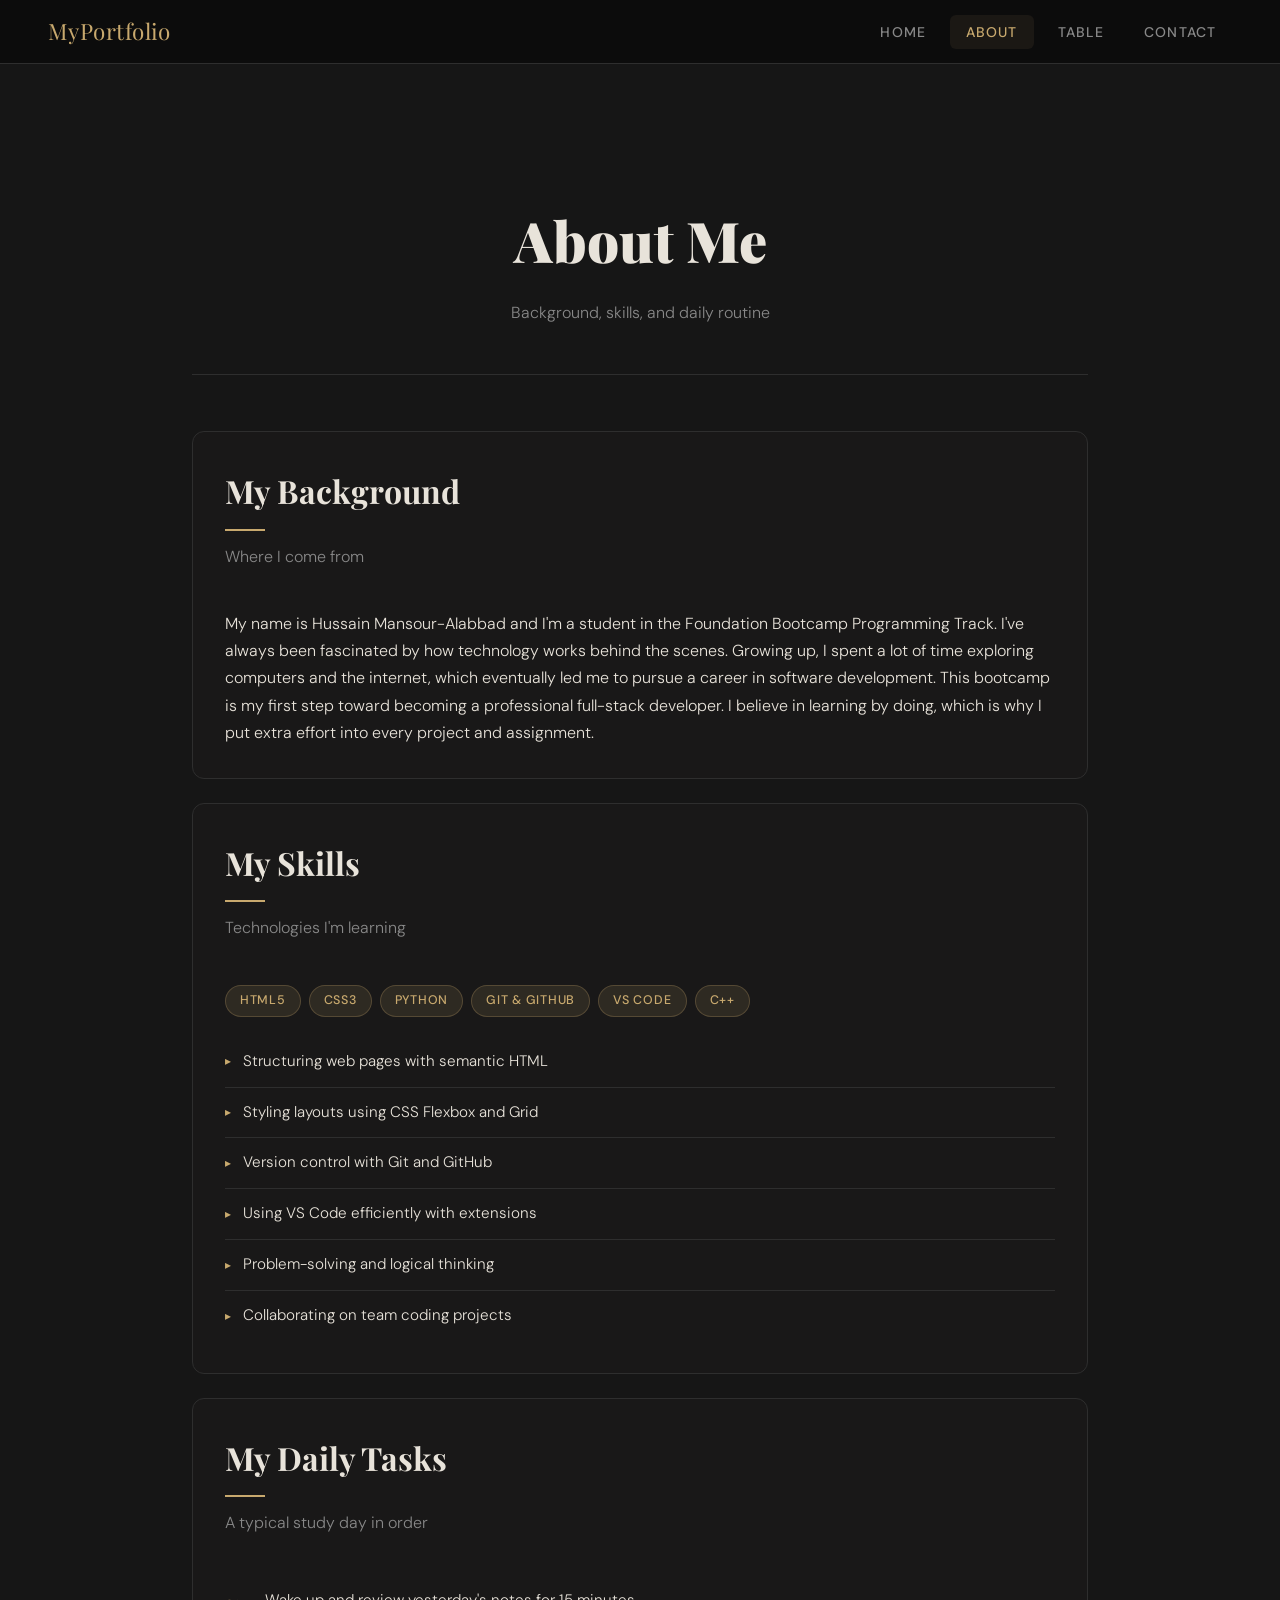
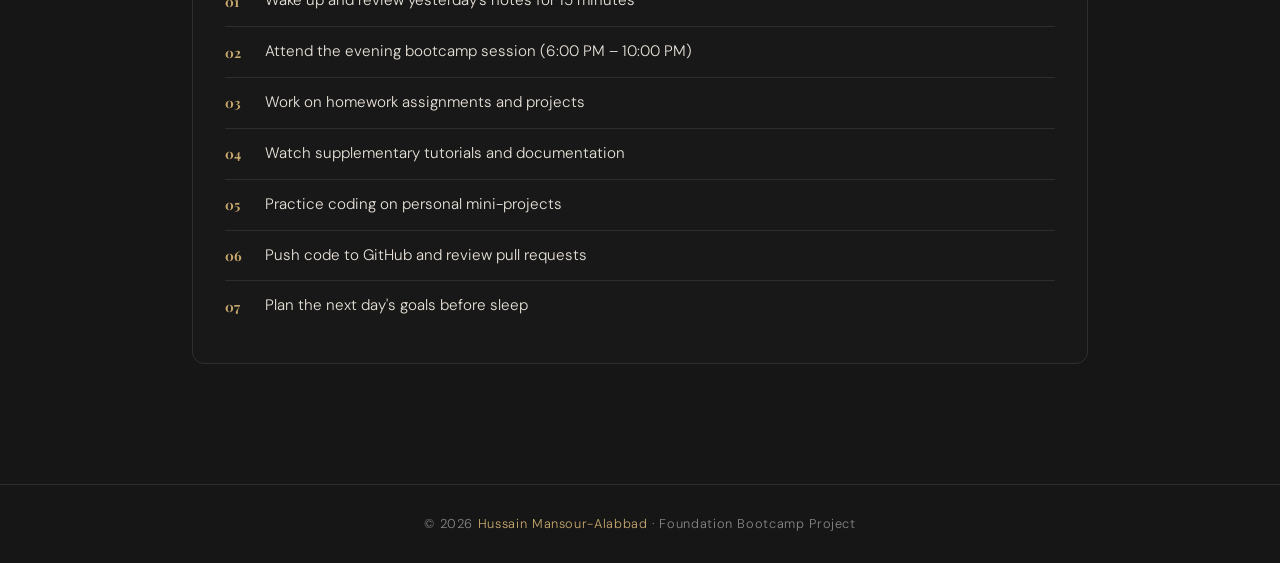
<file: html-homework/About.html>
<!DOCTYPE html>
<html lang="en">
<head>
  <meta charset="UTF-8" />
  <meta name="viewport" content="width=device-width, initial-scale=1.0" />
  <title>About Me — Student Website</title>
  <link rel="stylesheet" href="style.css" />
</head>
<body>

  <!-- Navigation -->
  <nav>
    <a href="index.html" class="nav-logo">MyPortfolio</a>
    <ul class="nav-links">
      <li><a href="index.html">Home</a></li>
      <li><a href="about.html" class="active">About</a></li>
      <li><a href="table.html">Table</a></li>
      <li><a href="contact.html">Contact</a></li>
    </ul>
  </nav>

  <!-- Main Content -->
  <div class="page-wrapper">

    <!-- Page Header (ID) -->
    <div id="page-header">
      <h1>About Me</h1>
      <p>Background, skills, and daily routine</p>
    </div>

    <!-- Background Section -->
    <div class="card">
      <h2 class="section-title">My Background</h2>
      <p class="section-subtitle">Where I come from</p>
      <p>
        My name is Hussain Mansour-Alabbad and I'm a student in the Foundation Bootcamp Programming Track.
        I've always been fascinated by how technology works behind the scenes. 
        Growing up, I spent a lot of time exploring computers and the internet, 
        which eventually led me to pursue a career in software development.
        This bootcamp is my first step toward becoming a professional full-stack developer.
        I believe in learning by doing, which is why I put extra effort into every project and assignment.
      </p>
    </div>

    <!-- Skills Section -->
    <div class="card">
      <h2 class="section-title">My Skills</h2>
      <p class="section-subtitle">Technologies I'm learning</p>

      <div style="margin-bottom: 16px;">
        <span class="badge">HTML5</span>
        <span class="badge">CSS3</span>
        <span class="badge">Python</span>
        <span class="badge">Git & GitHub</span>
        <span class="badge">VS Code</span>
        <span class="badge">C++</span>
      </div>

      <!-- Unordered List -->
      <ul class="styled-list">
        <li>Structuring web pages with semantic HTML</li>
        <li>Styling layouts using CSS Flexbox and Grid</li>
        <li>Version control with Git and GitHub</li>
        <li>Using VS Code efficiently with extensions</li>
        <li>Problem-solving and logical thinking</li>
        <li>Collaborating on team coding projects</li>
      </ul>
    </div>

    <!-- Daily Tasks Section -->
    <div class="card">
      <h2 class="section-title">My Daily Tasks</h2>
      <p class="section-subtitle">A typical study day in order</p>

      <!-- Ordered List -->
      <ol class="styled-list">
        <li>Wake up and review yesterday's notes for 15 minutes</li>
        <li>Attend the evening bootcamp session (6:00 PM – 10:00 PM)</li>
        <li>Work on homework assignments and projects</li>
        <li>Watch supplementary tutorials and documentation</li>
        <li>Practice coding on personal mini-projects</li>
        <li>Push code to GitHub and review pull requests</li>
        <li>Plan the next day's goals before sleep</li>
      </ol>
    </div>

  </div>

  <!-- Footer -->
  <footer>
    <p>&copy; 2026 <span>Hussain Mansour-Alabbad</span> · Foundation Bootcamp Project</p>
  </footer>

</body>
</html>
</file>
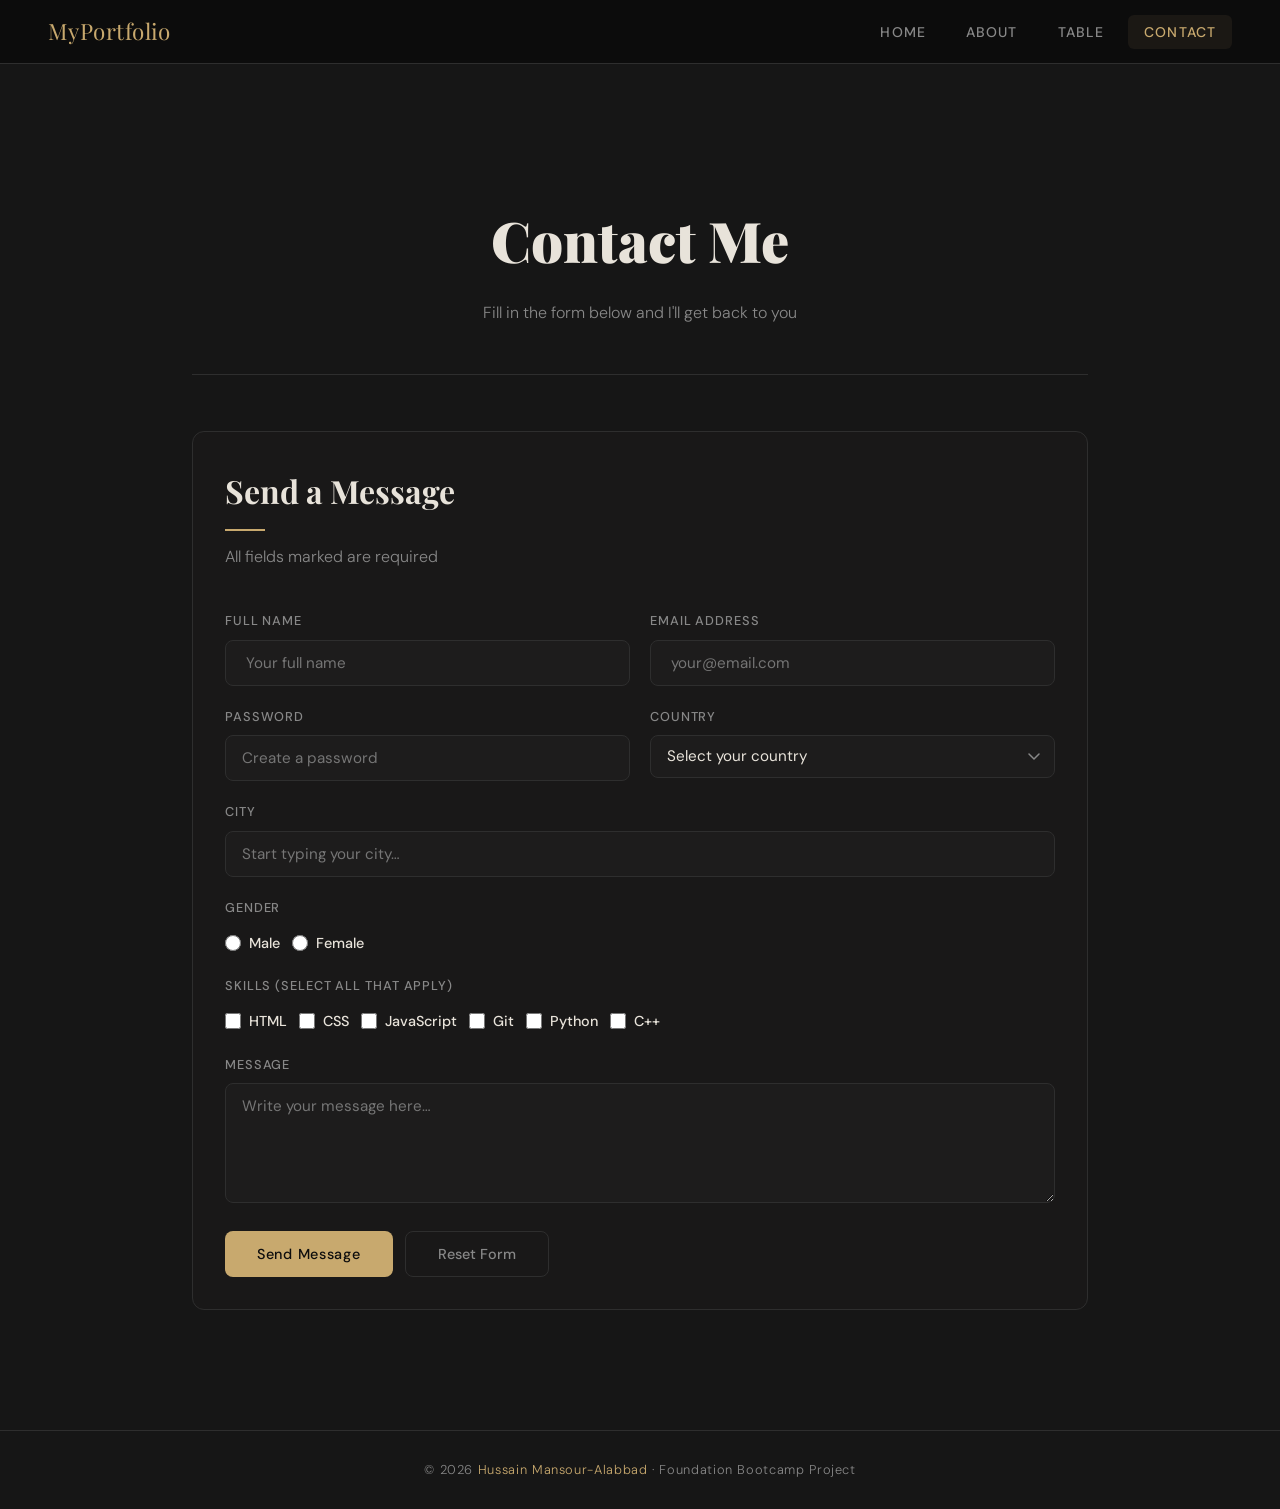
<file: html-homework/Contact.html>
<!DOCTYPE html>
<html lang="en">
<head>
  <meta charset="UTF-8" />
  <meta name="viewport" content="width=device-width, initial-scale=1.0" />
  <title>Contact — Student Website</title>
  <link rel="stylesheet" href="style.css" />
</head>
<body>

  <!-- Navigation -->
  <nav>
    <a href="index.html" class="nav-logo">MyPortfolio</a>
    <ul class="nav-links">
      <li><a href="index.html">Home</a></li>
      <li><a href="about.html">About</a></li>
      <li><a href="table.html">Table</a></li>
      <li><a href="contact.html" class="active">Contact</a></li>
    </ul>
  </nav>

  <!-- Main Content -->
  <div class="page-wrapper">

    <!-- Page Header (ID) -->
    <div id="page-header">
      <h1>Contact Me</h1>
      <p>Fill in the form below and I'll get back to you</p>
    </div>

    <!-- Contact Form Card -->
    <div class="card">
      <h2 class="section-title">Send a Message</h2>
      <p class="section-subtitle">All fields marked are required</p>

      <form action="#" method="post">
        <div class="form-grid">

  <!-- Name -->
<div class="form-group">
  <label for="name">Full Name</label>
  <input
    type="text"
    id="name"
    name="name"
    placeholder=" Your full name"
    required
  />
</div>

<!-- Email -->
<div class="form-group">
  <label for="email">Email Address</label>
  <input
    type="email"
    id="email"
    name="email"
    placeholder=" your@email.com"
    required
  />
</div>

          <!-- Password -->
          <div class="form-group">
            <label for="password">Password</label>
            <input
              type="password"
              id="password"
              name="password"
              placeholder="Create a password"
              required
            />
          </div>

          <!-- Country -->
          <div class="form-group">
            <label for="country">Country</label>
            <select id="country" name="country" required>
              <option value="" disabled selected>Select your country</option>
              <option value="sa">Saudi Arabia</option>
              <option value="ae">United Arab Emirates</option>
              <option value="kw">Kuwait</option>
              <option value="qa">Qatar</option>
              <option value="bh">Bahrain</option>
              <option value="om">Oman</option>
              <option value="jo">Jordan</option>
              <option value="eg">Egypt</option>
              <option value="other">Other</option>
            </select>
          </div>

          <!-- City (Datalist) -->
          <div class="form-group full">
            <label for="city">City</label>
            <input
              type="text"
              id="city"
              name="city"
              list="cities-list"
              placeholder="Start typing your city…"
            />
            <datalist id="cities-list">
              <option value="Riyadh" />
              <option value="Jeddah" />
              <option value="Mecca" />
              <option value="Medina" />
              <option value="Dammam" />
              <option value="Dubai" />
              <option value="Abu Dhabi" />
              <option value="Kuwait City" />
              <option value="Doha" />
              <option value="Muscat" />
              <option value="Amman" />
              <option value="Cairo" />
            </datalist>
          </div>

          <!-- Gender (Radio) -->
          <div class="form-group full">
            <label>Gender</label>
            <div class="radio-group">
              <label>
                <input type="radio" name="gender" value="male" /> Male
              </label>
              <label>
                <input type="radio" name="gender" value="female" /> Female
              </label>
              <label>
               
              </label>
            </div>
          </div>

          <!-- Skills (Checkbox) -->
          <div class="form-group full">
            <label>Skills (select all that apply)</label>
            <div class="checkbox-group">
              <label><input type="checkbox" name="skills" value="html" /> HTML</label>
              <label><input type="checkbox" name="skills" value="css" /> CSS</label>
              <label><input type="checkbox" name="skills" value="js" /> JavaScript</label>
              <label><input type="checkbox" name="skills" value="git" /> Git</label>
              <label><input type="checkbox" name="skills" value="python" /> Python</label>
              <label><input type="checkbox" name="skills" value="C++" />C++</label>
            </div>
          </div>

          <!-- Message (Textarea) -->
          <div class="form-group full">
            <label for="message">Message</label>
            <textarea
              id="message"
              name="message"
              placeholder="Write your message here…"
              required
            ></textarea>
          </div>

          <!-- Buttons -->
          <div class="form-group full">
            <div class="btn-group">
              <button type="submit">Send Message</button>
              <button type="reset">Reset Form</button>
            </div>
          </div>

        </div>
      </form>
    </div>

  </div>

  <!-- Footer -->
  <footer>
    <p>&copy; 2026 <span>Hussain Mansour-Alabbad</span> · Foundation Bootcamp Project</p>
  </footer>

</body>
</html>
</file>
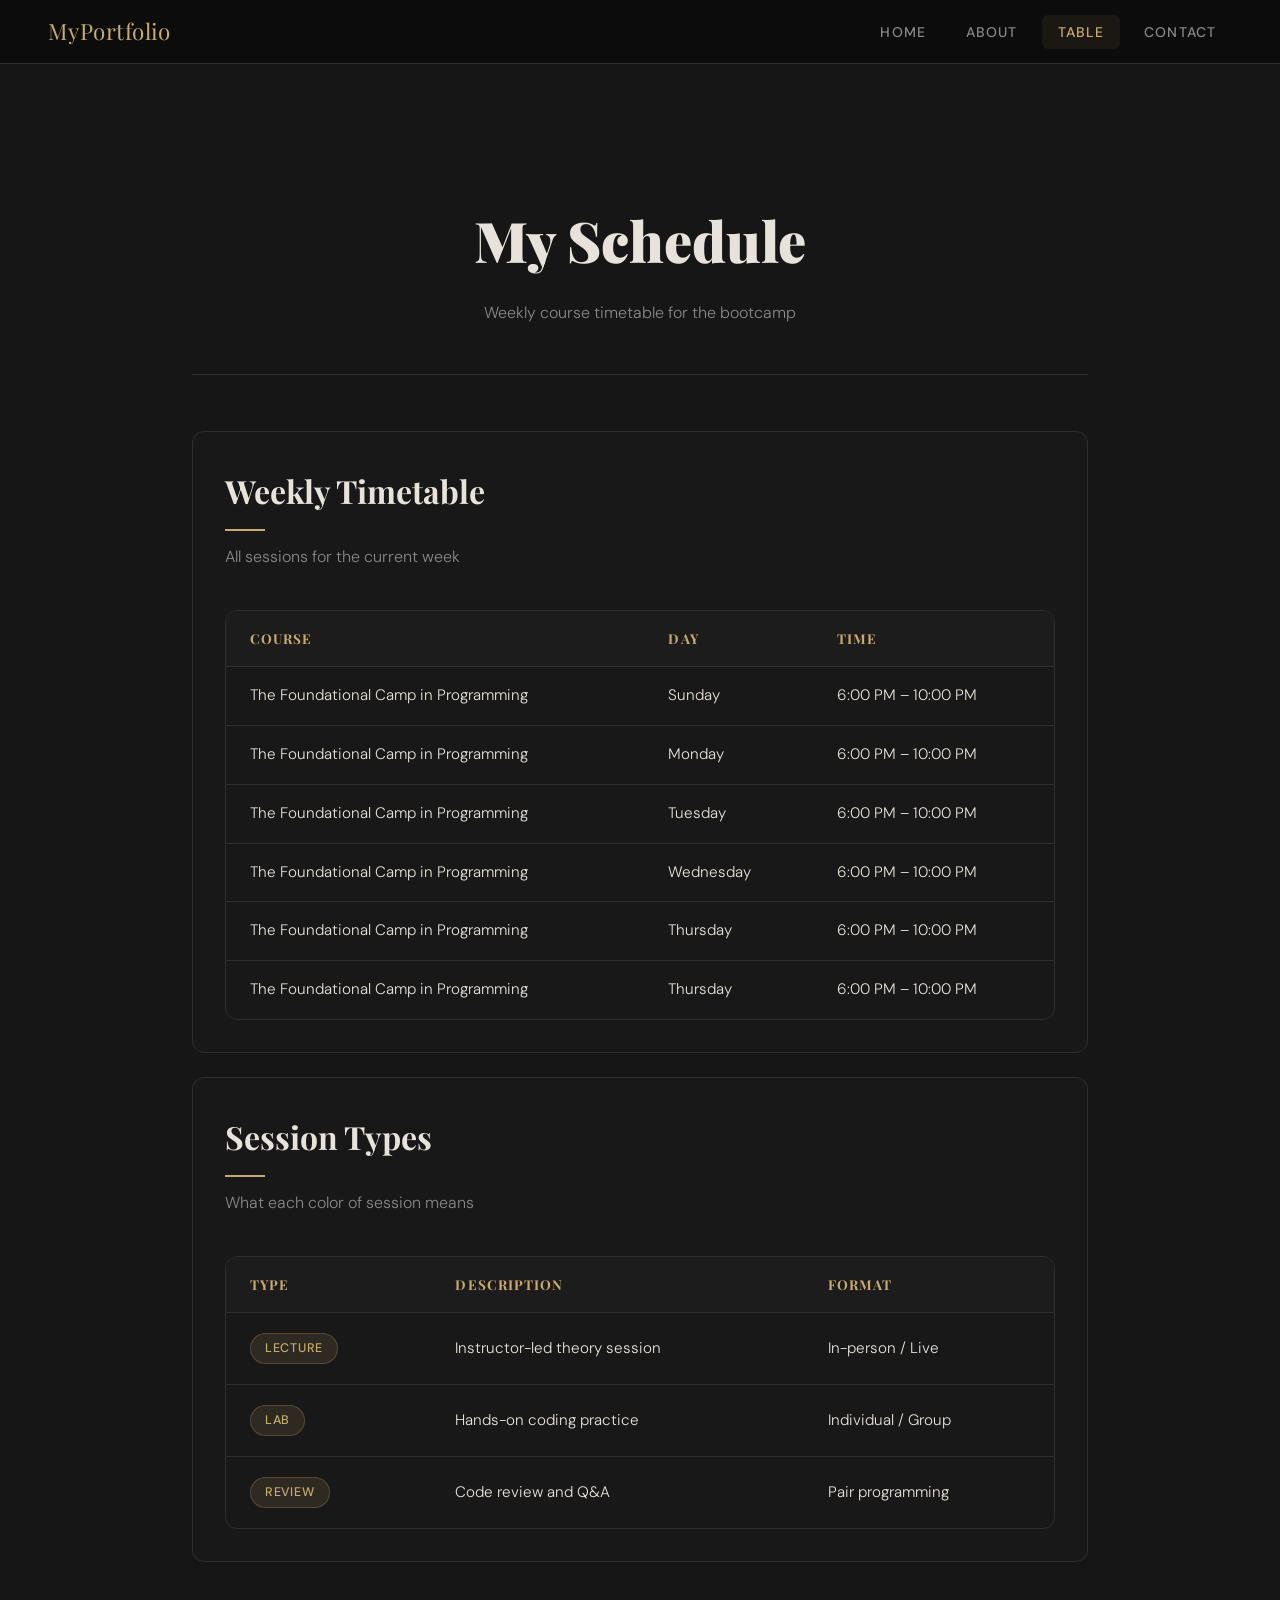
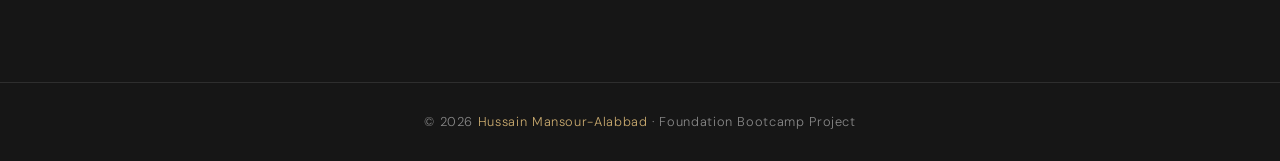
<file: html-homework/Table.html>
<!DOCTYPE html>
<html lang="en">
<head>
  <meta charset="UTF-8" />
  <meta name="viewport" content="width=device-width, initial-scale=1.0" />
  <title>Schedule — Student Website</title>
  <link rel="stylesheet" href="style.css" />
</head>
<body>

  <!-- Navigation -->
  <nav>
    <a href="index.html" class="nav-logo">MyPortfolio</a>
    <ul class="nav-links">
      <li><a href="index.html">Home</a></li>
      <li><a href="about.html">About</a></li>
      <li><a href="table.html" class="active">Table</a></li>
      <li><a href="contact.html">Contact</a></li>
    </ul>
  </nav>

  <!-- Main Content -->
  <div class="page-wrapper">

    <!-- Page Header (ID) -->
    <div id="page-header">
      <h1>My Schedule</h1>
      <p>Weekly course timetable for the bootcamp</p>
    </div>

    <!-- Table Card -->
    <div class="card">
      <h2 class="section-title">Weekly Timetable</h2>
      <p class="section-subtitle">All sessions for the current week</p>

      <div class="table-wrapper">
        <table>
          <thead>
            <tr>
              <th>Course</th>
              <th>Day</th>
              <th>Time</th>
            </tr>
          </thead>
          <tbody>
            <tr>
  <td>The Foundational Camp in Programming</td>
  <td>Sunday</td>
  <td>6:00 PM – 10:00 PM</td>
</tr>
<tr>
  <td>The Foundational Camp in Programming</td>
  <td>Monday</td>
  <td>6:00 PM – 10:00 PM</td>
</tr>
<tr>
  <td>The Foundational Camp in Programming</td>
  <td>Tuesday</td>
  <td>6:00 PM – 10:00 PM</td>
</tr>
<tr>
  <td>The Foundational Camp in Programming</td>
  <td>Wednesday</td>
  <td>6:00 PM – 10:00 PM</td>
</tr>
<tr>
  <td>The Foundational Camp in Programming</td>
  <td>Thursday</td>
  <td>6:00 PM – 10:00 PM</td>
</tr>
<tr>
  <td>The Foundational Camp in Programming</td>
  <td>Thursday</td>
  <td>6:00 PM – 10:00 PM</td>
</tr>
          </tbody>
        </table>
      </div>
    </div>

    <!-- Legend Card -->
    <div class="card">
      <h2 class="section-title">Session Types</h2>
      <p class="section-subtitle">What each color of session means</p>

      <div class="table-wrapper">
        <table>
          <thead>
            <tr>
              <th>Type</th>
              <th>Description</th>
              <th>Format</th>
            </tr>
          </thead>
          <tbody>
            <tr>
              <td><span class="badge">Lecture</span></td>
              <td>Instructor-led theory session</td>
              <td>In-person / Live</td>
            </tr>
            <tr>
              <td><span class="badge">Lab</span></td>
              <td>Hands-on coding practice</td>
              <td>Individual / Group</td>
            </tr>
            <tr>
              <td><span class="badge">Review</span></td>
              <td>Code review and Q&A</td>
              <td>Pair programming</td>
            </tr>
          </tbody>
        </table>
      </div>
    </div>

  </div>

  <!-- Footer -->
  <footer>
    <p>&copy; 2026 <span>Hussain Mansour-Alabbad</span> · Foundation Bootcamp Project</p>
  </footer>

</body>
</html>
</file>
<file: html-homework/style.css>
/* ============================================================
   style.css — External Stylesheet
   Student Website | Foundation Bootcamp
   ============================================================ */

@import url('https://fonts.googleapis.com/css2?family=Playfair+Display:wght@700;900&family=DM+Sans:wght@300;400;500&display=swap');

/* ── CSS Variables ─────────────────────────────────────── */
:root {
  --bg:        #000000e9;
  --surface:   #1d1c1c;
  --card:      #191818;
  --accent:    #c8a96e;
  --accent2:   #e8c98e;
  --text:      #e8e3da;
  --muted:     #888;
  --border:    #2e2e2e;
  --radius:    12px;
  --font-head: 'Playfair Display', Georgia, serif;
  --font-body: 'DM Sans', sans-serif;
}

/* ── Reset & Base ──────────────────────────────────────── */
*, *::before, *::after { box-sizing: border-box; margin: 0; padding: 0; }

html { scroll-behavior: smooth; }

body {
  background-color: var(--bg);
  color: var(--text);
  font-family: var(--font-body);
  font-weight: 300;
  font-size: 16px;
  line-height: 1.7;
  min-height: 100vh;
}

/* ── Navigation ────────────────────────────────────────── */
nav {
  position: sticky;
  top: 0;
  z-index: 100;
  background: rgba(13,13,13,0.92);
  backdrop-filter: blur(16px);
  border-bottom: 1px solid var(--border);
  padding: 0 48px;
  display: flex;
  align-items: center;
  justify-content: space-between;
  height: 64px;
}

.nav-logo {
  font-family: var(--font-head);
  font-size: 1.4rem;
  color: var(--accent);
  letter-spacing: 0.02em;
  text-decoration: none;
}

.nav-links {
  display: flex;
  gap: 8px;
  list-style: none;
}

.nav-links a {
  color: var(--muted);
  text-decoration: none;
  font-size: 0.875rem;
  font-weight: 500;
  letter-spacing: 0.08em;
  text-transform: uppercase;
  padding: 8px 16px;
  border-radius: 6px;
  transition: color 0.2s, background 0.2s;
}

.nav-links a:hover,
.nav-links a.active {
  color: var(--accent);
  background: rgba(200,169,110,0.08);
}

/* ── Page Wrapper ──────────────────────────────────────── */
.page-wrapper {
  max-width: 960px;
  margin: 0 auto;
  padding: 72px 32px 96px;
}

/* ── Hero (Home) ───────────────────────────────────────── */
.hero {
  display: grid;
  grid-template-columns: 1fr 260px;
  gap: 64px;
  align-items: center;
  padding-bottom: 72px;
  border-bottom: 1px solid var(--border);
  margin-bottom: 64px;
}

.hero-text h1 {
  font-family: var(--font-head);
  font-size: clamp(2.8rem, 6vw, 4.5rem);
  font-weight: 900;
  line-height: 1.05;
  color: var(--text);
  margin-bottom: 24px;
}

.hero-text h1 span {
  color: var(--accent);
}

.hero-text p {
  color: var(--muted);
  font-size: 1.05rem;
  max-width: 500px;
  line-height: 1.8;
}

.profile-frame {
  position: relative;
}

.profile-frame img {
  width: 100%;
  aspect-ratio: 1;
  object-fit: cover;
  border-radius: var(--radius);
  border: 2px solid var(--border);
  display: block;
}

.profile-frame::before {
  content: '';
  position: absolute;
  inset: -8px;
  border: 1px solid var(--accent);
  border-radius: calc(var(--radius) + 4px);
  opacity: 0.3;
}

/* ── Section Title ─────────────────────────────────────── */
.section-title {
  font-family: var(--font-head);
  font-size: 2rem;
  font-weight: 700;
  color: var(--text);
  margin-bottom: 8px;
  position: relative;
  display: inline-block;
}

.section-title::after {
  content: '';
  display: block;
  height: 2px;
  width: 40px;
  background: var(--accent);
  margin-top: 10px;
}

.section-subtitle {
  color: var(--muted);
  margin-bottom: 40px;
  margin-top: 4px;
}

/* ── ID: page-header ────────────────────────────────────── */
#page-header {
  text-align: center;
  padding: 56px 32px 48px;
  border-bottom: 1px solid var(--border);
  margin-bottom: 56px;
}

#page-header h1 {
  font-family: var(--font-head);
  font-size: clamp(2.2rem, 5vw, 3.5rem);
  font-weight: 900;
  color: var(--text);
  margin-bottom: 12px;
}

#page-header p {
  color: var(--muted);
  font-size: 1rem;
}

/* ── CLASS: card ────────────────────────────────────────── */
.card {
  background: var(--card);
  border: 1px solid var(--border);
  border-radius: var(--radius);
  padding: 32px;
  margin-bottom: 24px;
  transition: border-color 0.25s;
}

.card:hover {
  border-color: var(--accent);
}

/* ── CLASS: badge ───────────────────────────────────────── */
.badge {
  display: inline-block;
  background: rgba(200,169,110,0.12);
  color: var(--accent);
  border: 1px solid rgba(200,169,110,0.25);
  border-radius: 999px;
  font-size: 0.78rem;
  font-weight: 500;
  letter-spacing: 0.06em;
  text-transform: uppercase;
  padding: 4px 14px;
  margin: 4px 4px 4px 0;
}

/* ── Lists ──────────────────────────────────────────────── */
.styled-list {
  list-style: none;
  padding: 0;
}

.styled-list li {
  padding: 12px 0;
  border-bottom: 1px solid var(--border);
  color: var(--text);
  display: flex;
  align-items: center;
  gap: 12px;
  font-size: 0.95rem;
}

.styled-list li:last-child { border-bottom: none; }

.styled-list li::before {
  content: '▸';
  color: var(--accent);
  font-size: 0.75rem;
  flex-shrink: 0;
}

ol.styled-list { counter-reset: item; }
ol.styled-list li { counter-increment: item; }
ol.styled-list li::before {
  content: counter(item, decimal-leading-zero);
  font-family: var(--font-head);
  color: var(--accent);
  font-size: 0.85rem;
  font-weight: 700;
  min-width: 28px;
}

/* ── Table ──────────────────────────────────────────────── */
.table-wrapper {
  overflow-x: auto;
  border-radius: var(--radius);
  border: 1px solid var(--border);
}

table {
  width: 100%;
  border-collapse: collapse;
  font-size: 0.95rem;
}

thead {
  background: var(--surface);
}

th {
  text-align: left;
  padding: 16px 24px;
  color: var(--accent);
  font-family: var(--font-head);
  font-size: 0.85rem;
  letter-spacing: 0.08em;
  text-transform: uppercase;
  border-bottom: 1px solid var(--border);
  font-weight: 700;
}

td {
  padding: 16px 24px;
  color: var(--text);
  border-bottom: 1px solid var(--border);
}

tbody tr:last-child td { border-bottom: none; }

tbody tr:hover {
  background: rgba(200,169,110,0.04);
}

/* ── Form ───────────────────────────────────────────────── */
.form-grid {
  display: grid;
  grid-template-columns: 1fr 1fr;
  gap: 20px;
}

.form-group {
  display: flex;
  flex-direction: column;
  gap: 8px;
}

.form-group.full { grid-column: 1 / -1; }

label {
  font-size: 0.8rem;
  font-weight: 500;
  letter-spacing: 0.07em;
  text-transform: uppercase;
  color: var(--muted);
}

input[type="text"],
input[type="email"],
input[type="password"],
select,
textarea,
input[list] {
  background: var(--surface);
  border: 1px solid var(--border);
  border-radius: 8px;
  color: var(--text);
  font-family: var(--font-body);
  font-size: 0.95rem;
  padding: 12px 16px;
  width: 100%;
  transition: border-color 0.2s, box-shadow 0.2s;
  outline: none;
  appearance: none;
}

input:focus, select:focus, textarea:focus {
  border-color: var(--accent);
  box-shadow: 0 0 0 3px rgba(200,169,110,0.12);
}

select { background-image: url("data:image/svg+xml,%3Csvg xmlns='http://www.w3.org/2000/svg' width='12' height='8' viewBox='0 0 12 8'%3E%3Cpath d='M1 1l5 5 5-5' stroke='%23888' stroke-width='1.5' fill='none' stroke-linecap='round'/%3E%3C/svg%3E"); background-repeat: no-repeat; background-position: right 14px center; padding-right: 36px; }

textarea { resize: vertical; min-height: 120px; }

.radio-group, .checkbox-group {
  display: flex;
  flex-wrap: wrap;
  gap: 12px;
  margin-top: 4px;
}

.radio-group label,
.checkbox-group label {
  display: flex;
  align-items: center;
  gap: 8px;
  text-transform: none;
  letter-spacing: 0;
  font-size: 0.9rem;
  color: var(--text);
  cursor: pointer;
}

input[type="radio"],
input[type="checkbox"] {
  accent-color: var(--accent);
  width: 16px;
  height: 16px;
  cursor: pointer;
}

/* ── Buttons ────────────────────────────────────────────── */
.btn-group {
  display: flex;
  gap: 12px;
  margin-top: 8px;
}

button[type="submit"] {
  background: var(--accent);
  color: #0d0d0d;
  border: none;
  border-radius: 8px;
  padding: 13px 32px;
  font-family: var(--font-body);
  font-size: 0.9rem;
  font-weight: 500;
  letter-spacing: 0.05em;
  cursor: pointer;
  transition: background 0.2s, transform 0.15s;
}

button[type="submit"]:hover {
  background: var(--accent2);
  transform: translateY(-1px);
}

button[type="reset"] {
  background: transparent;
  color: var(--muted);
  border: 1px solid var(--border);
  border-radius: 8px;
  padding: 13px 32px;
  font-family: var(--font-body);
  font-size: 0.9rem;
  font-weight: 500;
  cursor: pointer;
  transition: color 0.2s, border-color 0.2s;
}

button[type="reset"]:hover {
  color: var(--text);
  border-color: var(--muted);
}

/* ── Footer ─────────────────────────────────────────────── */
footer {
  border-top: 1px solid var(--border);
  text-align: center;
  padding: 28px;
  color: var(--muted);
  font-size: 0.8rem;
  letter-spacing: 0.05em;
}

footer span { color: var(--accent); }

/* ── Responsive ─────────────────────────────────────────── */
@media (max-width: 700px) {
  nav { padding: 0 20px; }
  .page-wrapper { padding: 48px 20px 72px; }
  .hero { grid-template-columns: 1fr; gap: 40px; }
  .hero-text h1 { font-size: 2.4rem; }
  .profile-frame { max-width: 200px; margin: 0 auto; }
  .form-grid { grid-template-columns: 1fr; }
  .btn-group { flex-direction: column; }
}
</file>
